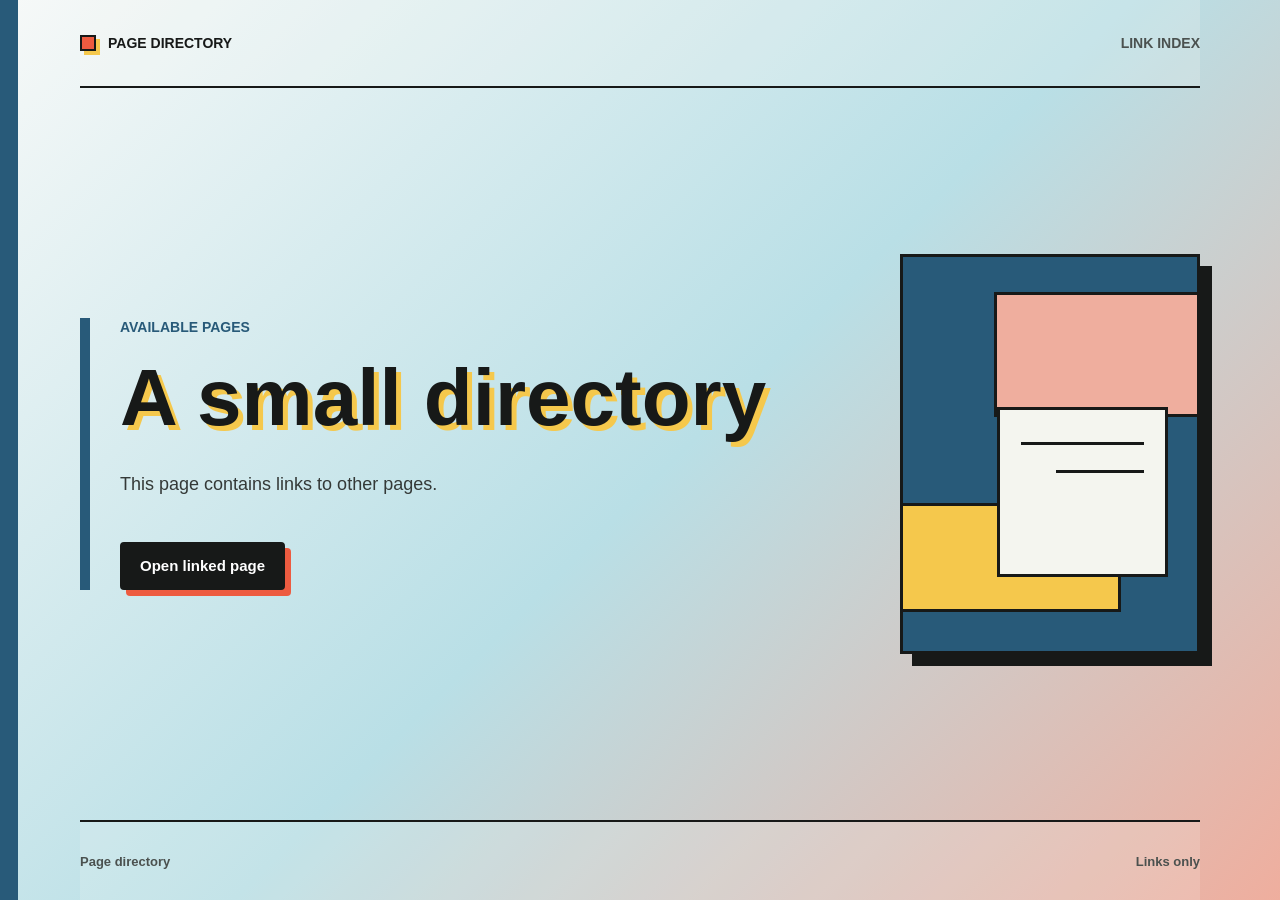
<file: index.html>
<!doctype html>
<html lang="en">
<head>
  <meta charset="utf-8">
  <meta name="viewport" content="width=device-width, initial-scale=1">
  <meta name="robots" content="noindex, nofollow, noarchive, nosnippet, noimageindex">
  <title>Page Directory</title>
  <link rel="icon" href="./favicon.svg" type="image/svg+xml">
  <link rel="stylesheet" href="./styles.css">
</head>
<body>
  <div class="page directory">
    <header class="topbar">
      <p class="identity"><span class="identity-mark" aria-hidden="true"></span>Page directory</p>
      <p class="state">Link index</p>
    </header>

    <main class="content">
      <section class="copy" aria-labelledby="page-title">
        <p class="kicker">Available pages</p>
        <h1 id="page-title">A small directory</h1>
        <p class="summary">This page contains links to other pages.</p>
        <a class="action" href="./private-project/">Open linked page</a>
      </section>

      <div class="art" aria-hidden="true">
        <span class="art-panel"></span>
        <span class="art-line art-line-one"></span>
        <span class="art-line art-line-two"></span>
      </div>
    </main>

    <footer class="footer">
      <p>Page directory</p>
      <p>Links only</p>
    </footer>
  </div>
</body>
</html>
</file>
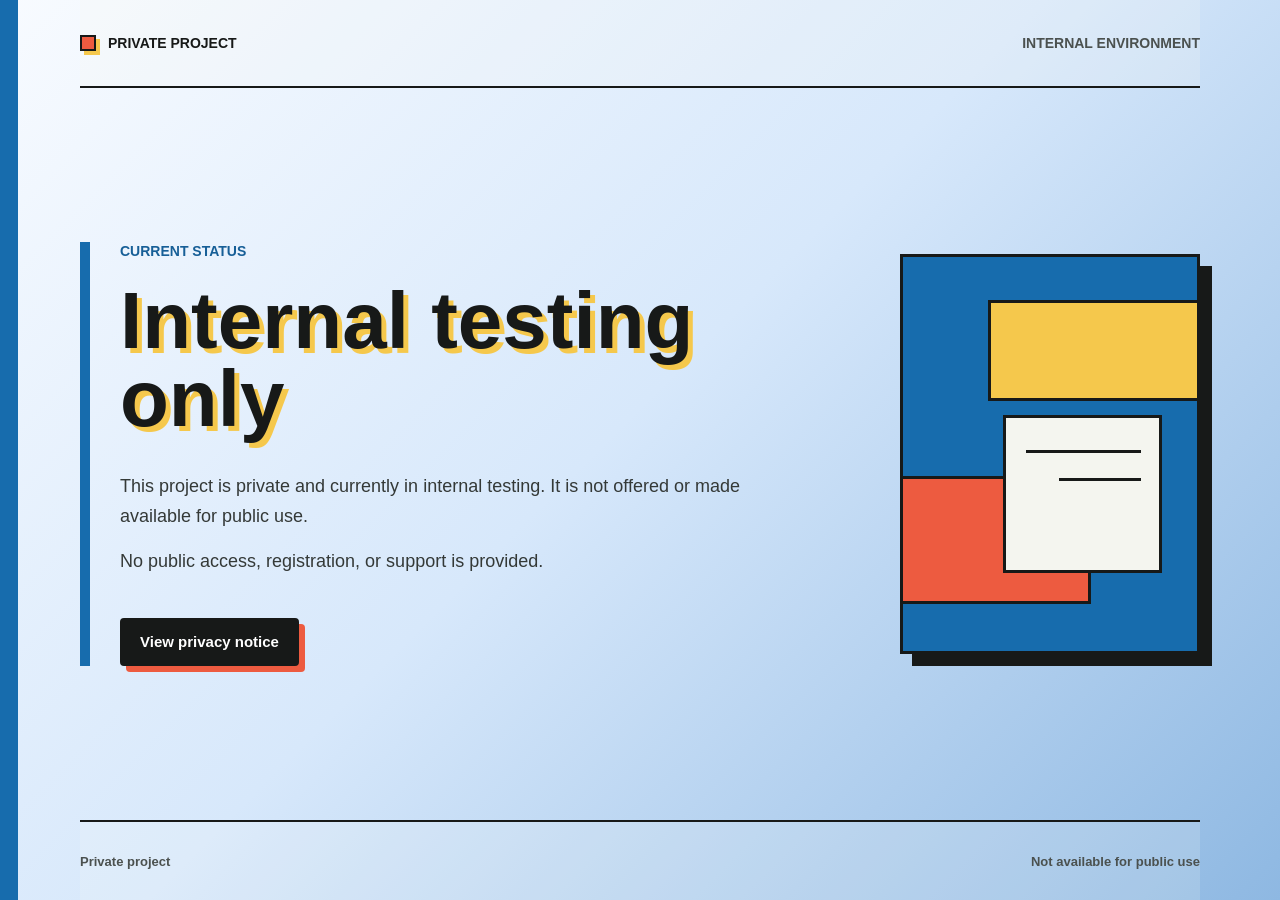
<file: private-project/index.html>
<!doctype html>
<html lang="en">
<head>
  <meta charset="utf-8">
  <meta name="viewport" content="width=device-width, initial-scale=1">
  <meta name="robots" content="noindex, nofollow, noarchive, nosnippet, noimageindex">
  <title>Private Project</title>
  <link rel="icon" href="../favicon.svg" type="image/svg+xml">
  <link rel="stylesheet" href="../styles.css">
</head>
<body>
  <div class="page home">
    <header class="topbar">
      <p class="identity"><span class="identity-mark" aria-hidden="true"></span>Private project</p>
      <p class="state">Internal environment</p>
    </header>

    <main class="content">
      <section class="copy" aria-labelledby="page-title">
        <p class="kicker">Current status</p>
        <h1 id="page-title">Internal testing only</h1>
        <p class="summary">This project is private and currently in internal testing. It is not offered or made available for public use.</p>
        <p class="summary">No public access, registration, or support is provided.</p>
        <a class="action" href="./privacy.html">View privacy notice</a>
      </section>

      <div class="art" aria-hidden="true">
        <span class="art-panel"></span>
        <span class="art-line art-line-one"></span>
        <span class="art-line art-line-two"></span>
      </div>
    </main>

    <footer class="footer">
      <p>Private project</p>
      <p>Not available for public use</p>
    </footer>
  </div>
</body>
</html>
</file>
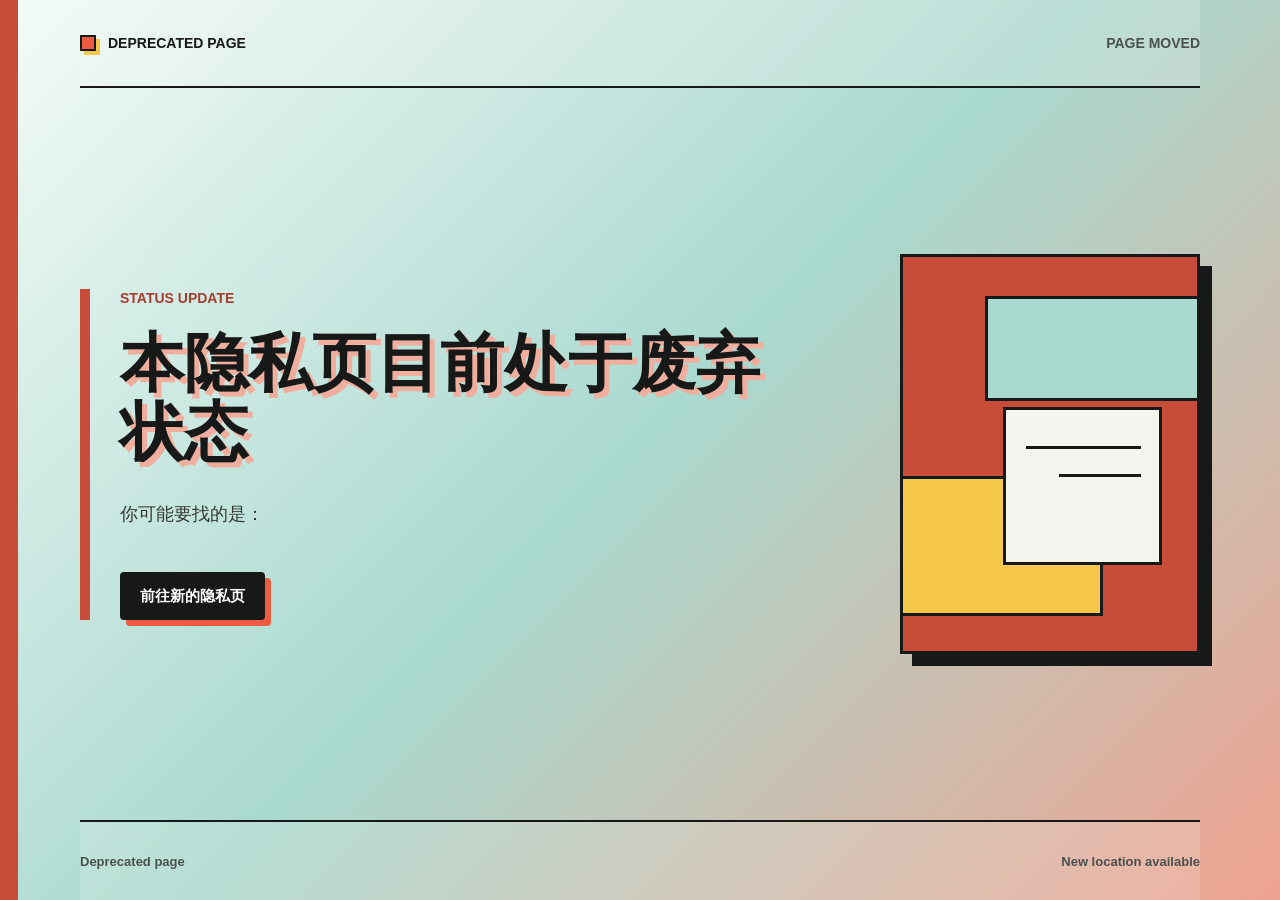
<file: privacy.html>
<!doctype html>
<html lang="zh-CN">
<head>
  <meta charset="utf-8">
  <meta name="viewport" content="width=device-width, initial-scale=1">
  <meta name="robots" content="noindex, nofollow, noarchive, nosnippet, noimageindex">
  <title>隐私页已废弃</title>
  <link rel="icon" href="./favicon.svg" type="image/svg+xml">
  <link rel="stylesheet" href="./styles.css">
</head>
<body>
  <div class="page deprecated">
    <header class="topbar">
      <p class="identity"><span class="identity-mark" aria-hidden="true"></span>Deprecated page</p>
      <p class="state">Page moved</p>
    </header>

    <main class="content">
      <section class="copy" aria-labelledby="page-title">
        <p class="kicker">Status update</p>
        <h1 id="page-title">本隐私页目前处于废弃状态</h1>
        <p class="summary">你可能要找的是：</p>
        <a class="action" href="./private-project/privacy.html">前往新的隐私页</a>
      </section>

      <div class="art" aria-hidden="true">
        <span class="art-panel"></span>
        <span class="art-line art-line-one"></span>
        <span class="art-line art-line-two"></span>
      </div>
    </main>

    <footer class="footer">
      <p>Deprecated page</p>
      <p>New location available</p>
    </footer>
  </div>
</body>
</html>
</file>
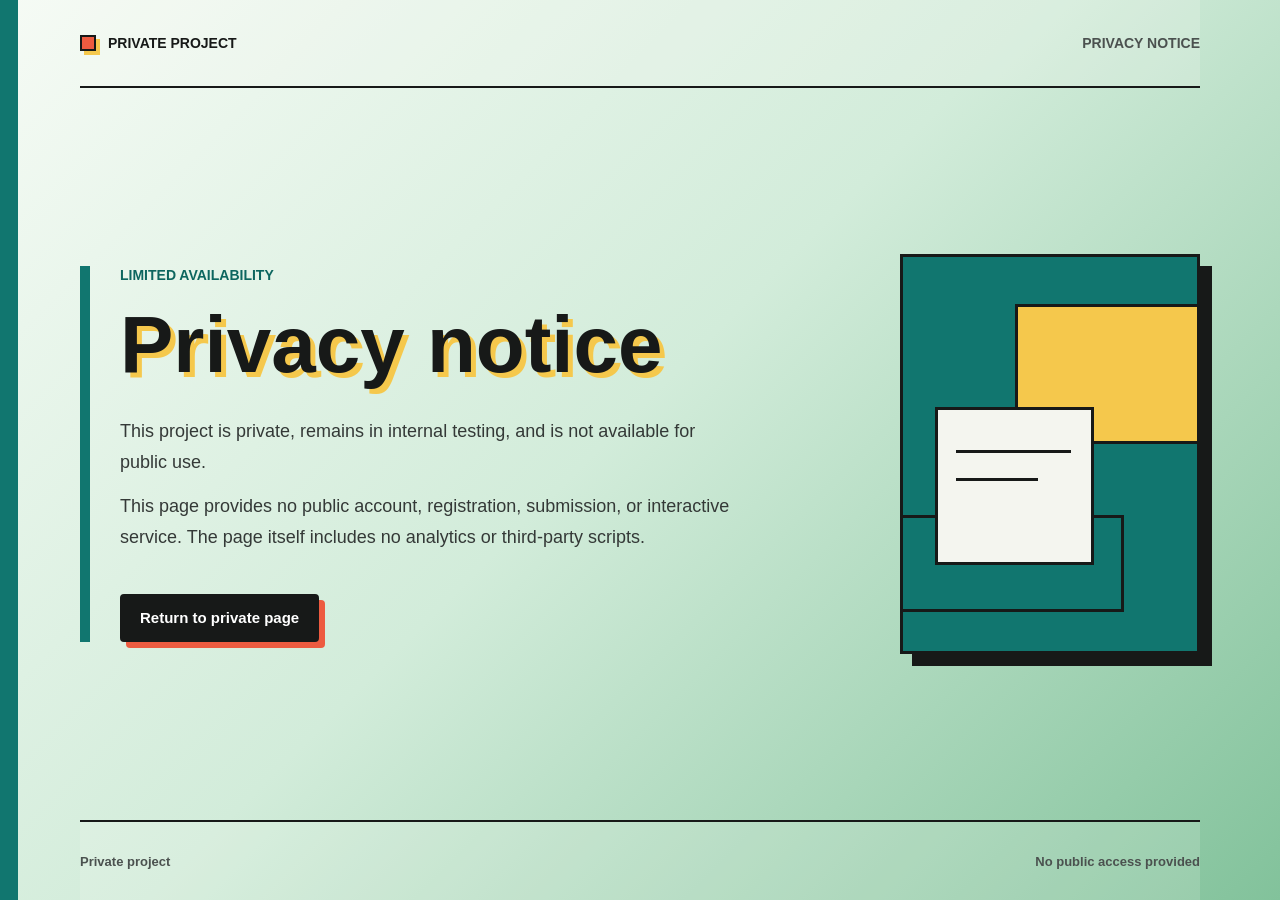
<file: private-project/privacy.html>
<!doctype html>
<html lang="en">
<head>
  <meta charset="utf-8">
  <meta name="viewport" content="width=device-width, initial-scale=1">
  <meta name="robots" content="noindex, nofollow, noarchive, nosnippet, noimageindex">
  <title>Privacy Notice</title>
  <link rel="icon" href="../favicon.svg" type="image/svg+xml">
  <link rel="stylesheet" href="../styles.css">
</head>
<body>
  <div class="page privacy">
    <header class="topbar">
      <p class="identity"><span class="identity-mark" aria-hidden="true"></span>Private project</p>
      <p class="state">Privacy notice</p>
    </header>

    <main class="content">
      <section class="copy" aria-labelledby="page-title">
        <p class="kicker">Limited availability</p>
        <h1 id="page-title">Privacy notice</h1>
        <p class="summary">This project is private, remains in internal testing, and is not available for public use.</p>
        <p class="summary">This page provides no public account, registration, submission, or interactive service. The page itself includes no analytics or third-party scripts.</p>
        <a class="action" href="./">Return to private page</a>
      </section>

      <div class="art" aria-hidden="true">
        <span class="art-panel"></span>
        <span class="art-line art-line-one"></span>
        <span class="art-line art-line-two"></span>
      </div>
    </main>

    <footer class="footer">
      <p>Private project</p>
      <p>No public access provided</p>
    </footer>
  </div>
</body>
</html>
</file>
<file: styles.css>
:root {
  color-scheme: light;
  font-family: Inter, ui-sans-serif, -apple-system, BlinkMacSystemFont, "Segoe UI", sans-serif;
  background: #f4f5ef;
  color: #171918;
}

* {
  box-sizing: border-box;
}

html {
  min-width: 320px;
  background: #f4f5ef;
}

body {
  min-height: 100vh;
  min-height: 100svh;
  margin: 0;
  background: #f4f5ef;
}

.page {
  position: relative;
  min-height: 100vh;
  min-height: 100svh;
  overflow: hidden;
}

.home {
  background: linear-gradient(135deg, #f8fbff 0%, #d7e8fb 48%, #8eb8e2 100%);
}

.privacy {
  background: linear-gradient(135deg, #f6fbf5 0%, #d2ecda 48%, #82c29b 100%);
}

.directory {
  background: linear-gradient(135deg, #f7f9f8 0%, #b9dfe6 52%, #efae9e 100%);
}

.deprecated {
  background: linear-gradient(135deg, #f4fbf8 0%, #a9d9cf 50%, #efa28f 100%);
}

.page::before {
  position: fixed;
  inset: 0 auto 0 0;
  width: 18px;
  background: #176cad;
  content: "";
}

.privacy::before {
  background: #11766f;
}

.directory::before {
  background: #285a79;
}

.deprecated::before {
  background: #c74d39;
}

.topbar,
.content,
.footer {
  width: min(1120px, calc(100% - 64px));
  margin-inline: auto;
}

.topbar {
  min-height: 88px;
  display: flex;
  align-items: center;
  justify-content: space-between;
  gap: 24px;
  border-bottom: 2px solid #171918;
  background: rgba(244, 245, 239, 0.22);
}

.identity,
.state {
  display: inline-flex;
  align-items: center;
  gap: 12px;
  margin: 0;
  font-size: 0.875rem;
  font-weight: 800;
  line-height: 1.2;
  text-transform: uppercase;
}

.identity-mark {
  width: 16px;
  height: 16px;
  background: #ed5b40;
  border: 2px solid #171918;
  box-shadow: 4px 4px 0 #f5c84c;
}

.state {
  color: #4b514f;
  font-weight: 650;
}

.content {
  min-height: calc(100vh - 168px);
  min-height: calc(100svh - 168px);
  display: grid;
  grid-template-columns: minmax(0, 1fr) 300px;
  align-items: center;
  gap: 80px;
  padding-block: 64px;
}

.copy {
  max-width: 700px;
  padding-left: 30px;
  border-left: 10px solid #176cad;
}

.privacy .copy {
  border-left-color: #11766f;
}

.directory .copy {
  border-left-color: #285a79;
}

.deprecated .copy {
  border-left-color: #c74d39;
}

.kicker {
  margin: 0 0 22px;
  color: #175f97;
  font-size: 0.875rem;
  font-weight: 800;
  line-height: 1.3;
  text-transform: uppercase;
}

.privacy .kicker {
  color: #0d665f;
}

.directory .kicker {
  color: #285a79;
}

.deprecated .kicker {
  color: #a63e2e;
}

h1 {
  max-width: 760px;
  margin: 0 0 32px;
  font-size: 5rem;
  font-weight: 850;
  line-height: 0.98;
  text-shadow: 5px 5px 0 #f5c84c;
}

.deprecated h1 {
  font-size: 4rem;
  line-height: 1.08;
  text-shadow: 5px 5px 0 #efae9e;
}

.summary {
  max-width: 620px;
  margin: 0 0 14px;
  color: #343937;
  font-size: 1.125rem;
  line-height: 1.7;
}

.action {
  display: inline-flex;
  align-items: center;
  min-height: 48px;
  margin-top: 28px;
  padding: 11px 18px;
  border: 2px solid #171918;
  border-radius: 4px;
  background: #171918;
  box-shadow: 6px 6px 0 #ed5b40;
  color: #ffffff;
  font-size: 0.9375rem;
  font-weight: 750;
  line-height: 1.2;
  text-decoration: none;
  transition: box-shadow 160ms ease, transform 160ms ease;
}

.action:hover {
  box-shadow: 3px 3px 0 #ed5b40;
  transform: translate(3px, 3px);
}

.action:focus-visible {
  outline: 3px solid #176cad;
  outline-offset: 5px;
}

.privacy .action:focus-visible {
  outline-color: #11766f;
}

.directory .action:focus-visible {
  outline-color: #285a79;
}

.deprecated .action:focus-visible {
  outline-color: #c74d39;
}

.art {
  position: relative;
  width: 100%;
  aspect-ratio: 3 / 4;
  border: 3px solid #171918;
  background: #176cad;
  box-shadow: 12px 12px 0 #171918;
}

.art::before,
.art::after {
  position: absolute;
  content: "";
}

.art::before {
  top: 11%;
  right: -3px;
  width: 70%;
  height: 24%;
  border: 3px solid #171918;
  background: #f5c84c;
}

.art::after {
  bottom: 12%;
  left: -3px;
  width: 63%;
  height: 31%;
  border: 3px solid #171918;
  background: #ed5b40;
}

.art-panel {
  position: absolute;
  top: 40%;
  right: 12%;
  z-index: 1;
  width: 54%;
  aspect-ratio: 1;
  border: 3px solid #171918;
  background: #f4f5ef;
}

.art-line {
  position: absolute;
  z-index: 2;
  height: 3px;
  background: #171918;
}

.art-line-one {
  top: 49%;
  right: 19%;
  width: 39%;
}

.art-line-two {
  top: 56%;
  right: 19%;
  width: 28%;
}

.privacy .art {
  background: #11766f;
}

.directory .art {
  background: #285a79;
}

.deprecated .art {
  background: #c74d39;
}

.privacy .art::before {
  top: auto;
  right: auto;
  bottom: 10%;
  left: -3px;
  width: 74%;
  height: 23%;
  background: #11766f;
}

.privacy .art::after {
  top: 12%;
  right: -3px;
  bottom: auto;
  left: auto;
  width: 61%;
  height: 34%;
  background: #f5c84c;
}

.privacy .art-panel {
  top: 38%;
  right: auto;
  left: 11%;
}

.privacy .art-line-one,
.privacy .art-line-two {
  right: auto;
  left: 18%;
}

.directory .art::before {
  top: 9%;
  right: -3px;
  width: 68%;
  height: 30%;
  background: #efae9e;
}

.directory .art::after {
  bottom: 10%;
  left: -3px;
  width: 73%;
  height: 26%;
  background: #f5c84c;
}

.directory .art-panel {
  top: 38%;
  right: 10%;
  width: 58%;
}

.directory .art-line-one {
  top: 47%;
  right: 18%;
  width: 42%;
}

.directory .art-line-two {
  top: 54%;
  right: 18%;
  width: 30%;
}

.deprecated .art::before {
  top: 10%;
  right: -3px;
  width: 71%;
  height: 25%;
  background: #a9d9cf;
}

.deprecated .art::after {
  bottom: 9%;
  left: -3px;
  width: 67%;
  height: 34%;
  background: #f5c84c;
}

.deprecated .art-panel {
  top: 38%;
  right: 12%;
}

.deprecated .art-line-one {
  top: 48%;
}

.deprecated .art-line-two {
  top: 55%;
}

.footer {
  min-height: 80px;
  display: flex;
  align-items: center;
  justify-content: space-between;
  gap: 24px;
  border-top: 2px solid #171918;
  color: #4b514f;
  font-size: 0.8125rem;
  font-weight: 650;
  background: rgba(244, 245, 239, 0.16);
}

.footer p {
  margin: 0;
}

@media (max-width: 800px) {
  .page::before {
    width: 9px;
  }

  .topbar,
  .content,
  .footer {
    width: min(100% - 40px, 620px);
  }

  .topbar {
    min-height: 76px;
  }

  .state {
    display: none;
  }

  .content {
    min-height: auto;
    grid-template-columns: 1fr;
    gap: 56px;
    padding-block: 56px 68px;
  }

  .copy {
    padding-left: 20px;
    border-left-width: 7px;
  }

  h1 {
    font-size: 3.25rem;
    text-shadow: 4px 4px 0 #f5c84c;
  }

  .deprecated h1 {
    font-size: 2.75rem;
    text-shadow: 4px 4px 0 #efae9e;
  }

  .summary {
    font-size: 1rem;
  }

  .art {
    width: min(76vw, 300px);
    justify-self: center;
  }

  .footer {
    min-height: 72px;
  }
}

@media (max-width: 420px) {
  .topbar,
  .content,
  .footer {
    width: calc(100% - 30px);
  }

  h1 {
    font-size: 2.75rem;
  }

  .deprecated h1 {
    font-size: 2.35rem;
  }

  .footer {
    align-items: flex-start;
    flex-direction: column;
    justify-content: center;
    gap: 4px;
  }
}

@media (prefers-reduced-motion: reduce) {
  .action {
    transition: none;
  }
}
</file>
